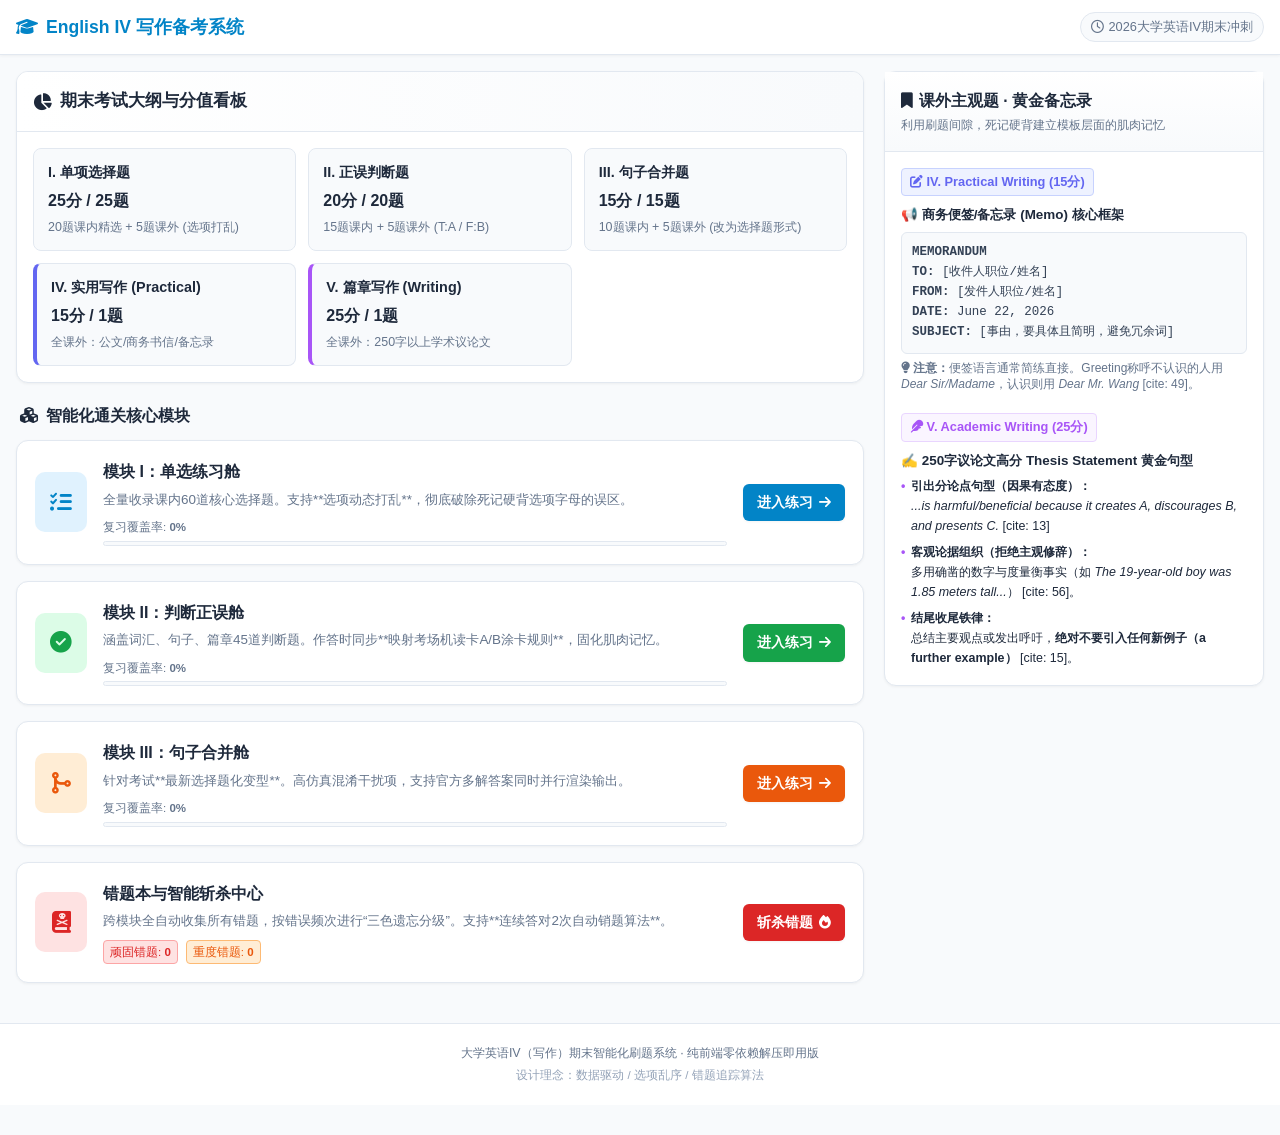
<file: scripts/www/index.html>
<!DOCTYPE html>
<html lang="zh-CN">
<head>
    <meta charset="UTF-8">
    <meta name="viewport" content="width=device-width, initial-scale=1.0">
    <title>大学英语IV（写作）期末智能化刷题系统</title>
    <link rel="stylesheet" href="css/style.css">
    <link rel="stylesheet" href="https://cdnjs.cloudflare.com/ajax/libs/font-awesome/6.4.0/css/all.min.css">
</head>
<body>

    <header class="app-header">
        <div class="header-container">
            <div class="logo">
                <i class="fa-solid fa-graduation-cap"></i>
                <span>English IV 写作备考系统</span>
            </div>
            <div class="current-date">
                <i class="fa-regular fa-clock"></i>
                <span id="live-clock">2026大学英语IV期末冲刺</span>
            </div>
        </div>
    </header>

    <main class="main-container">

        <section class="left-panel">

            <div class="dashboard-card overview-card">
                <div class="card-header">
                    <h2><i class="fa-solid fa-chart-pie"></i> 期末考试大纲与分值看板</h2>
                </div>
                <div class="syllabus-grid">
                    <div class="syllabus-item">
                        <span class="type-title">I. 单项选择题</span>
                        <span class="score-tag">25分 / 25题</span>
                        <p class="scope-text">20题课内精选 + 5题课外 (选项打乱)</p>
                    </div>
                    <div class="syllabus-item">
                        <span class="type-title">II. 正误判断题</span>
                        <span class="score-tag">20分 / 20题</span>
                        <p class="scope-text">15题课内 + 5题课外 (T:A / F:B)</p>
                    </div>
                    <div class="syllabus-item">
                        <span class="type-title">III. 句子合并题</span>
                        <span class="score-tag">15分 / 15题</span>
                        <p class="scope-text">10题课内 + 5题课外 (改为选择题形式)</p>
                    </div>
                    <div class="syllabus-item highlight">
                        <span class="type-title">IV. 实用写作 (Practical)</span>
                        <span class="score-tag">15分 / 1题</span>
                        <p class="scope-text">全课外：公文/商务书信/备忘录</p>
                    </div>
                    <div class="syllabus-item highlight">
                        <span class="type-title">V. 篇章写作 (Writing)</span>
                        <span class="score-tag">25分 / 1题</span>
                        <p class="scope-text">全课外：250字以上学术议论文</p>
                    </div>
                </div>
            </div>

            <div class="module-section-title">
                <h3><i class="fa-solid fa-cubes"></i> 智能化通关核心模块</h3>
            </div>

            <div class="modules-grid">
                <div class="module-card">
                    <div class="module-icon icon-blue">
                        <i class="fa-solid fa-list-check"></i>
                    </div>
                    <div class="module-info">
                        <h4>模块 I：单选练习舱</h4>
                        <p>全量收录课内60道核心选择题。支持**选项动态打乱**，彻底破除死记硬背选项字母的误区。</p>
                        <div class="progress-wrapper">
                            <span class="progress-label">复习覆盖率: <strong id="mc-progress-text">0%</strong></span>
                            <div class="progress-bar"><div class="progress-inner bg-blue" id="mc-progress-bar" style="width: 0%"></div></div>
                        </div>
                    </div>
                    <a href="modules/multiple-choice.html" class="enter-btn btn-blue">进入练习 <i class="fa-solid fa-arrow-right"></i></a>
                </div>

                <div class="module-card">
                    <div class="module-icon icon-green">
                        <i class="fa-solid fa-circle-check"></i>
                    </div>
                    <div class="module-info">
                        <h4>模块 II：判断正误舱</h4>
                        <p>涵盖词汇、句子、篇章45道判断题。作答时同步**映射考场机读卡A/B涂卡规则**，固化肌肉记忆。</p>
                        <div class="progress-wrapper">
                            <span class="progress-label">复习覆盖率: <strong id="tf-progress-text">0%</strong></span>
                            <div class="progress-bar"><div class="progress-inner bg-green" id="tf-progress-bar" style="width: 0%"></div></div>
                        </div>
                    </div>
                    <a href="modules/true-false.html" class="enter-btn btn-green">进入练习 <i class="fa-solid fa-arrow-right"></i></a>
                </div>

                <div class="module-card">
                    <div class="module-icon icon-orange">
                        <i class="fa-solid fa-code-merge"></i>
                    </div>
                    <div class="module-info">
                        <h4>模块 III：句子合并舱</h4>
                        <p>针对考试**最新选择题化变型**。高仿真混淆干扰项，支持官方多解答案同时并行渲染输出。</p>
                        <div class="progress-wrapper">
                            <span class="progress-label">复习覆盖率: <strong id="sc-progress-text">0%</strong></span>
                            <div class="progress-bar"><div class="progress-inner bg-orange" id="sc-progress-bar" style="width: 0%"></div></div>
                        </div>
                    </div>
                    <a href="modules/sentence-combine.html" class="enter-btn btn-orange">进入练习 <i class="fa-solid fa-arrow-right"></i></a>
                </div>

                <div class="module-card mistake-card">
                    <div class="module-icon icon-red">
                        <i class="fa-solid fa-book-skull"></i>
                    </div>
                    <div class="module-info">
                        <h4>错题本与智能斩杀中心</h4>
                        <p>跨模块全自动收集所有错题，按错误频次进行“三色遗忘分级”。支持**连续答对2次自动销题算法**。</p>
                        <div class="mistake-badge-container">
                            <span class="mistake-tag tag-red">顽固错题: <strong id="stubborn-count">0</strong></span>
                            <span class="mistake-tag tag-orange">重度错题: <strong id="severe-count">0</strong></span>
                        </div>
                    </div>
                    <a href="modules/mistake-collection.html" class="enter-btn btn-red">斩杀错题 <i class="fa-solid fa-fire"></i></a>
                </div>
            </div>

        </section>

        <aside class="right-panel">
            <div class="memo-card">
                <div class="memo-header">
                    <h3><i class="fa-solid fa-bookmark"></i> 课外主观题 · 黄金备忘录</h3>
                    <p>利用刷题间隙，死记硬背建立模板层面的肌肉记忆</p>
                </div>

                <div class="memo-content">
                    <div class="memo-block">
                        <h4 class="memo-title-tag tag-practical"><i class="fa-solid fa-pen-to-square"></i> IV. Practical Writing (15分)</h4>
                        <div class="memo-item-box">
                            <h5>📢 商务便签/备忘录 (Memo) 核心框架</h5>
                            <div class="code-like-box">
                                <strong>MEMORANDUM</strong><br>
                                <strong>TO:</strong> [收件人职位/姓名]<br>
                                <strong>FROM:</strong> [发件人职位/姓名]<br>
                                <strong>DATE:</strong> June 22, 2026<br>
                                <strong>SUBJECT:</strong> [事由，要具体且简明，避免冗余词]
                            </div>
                            <p class="memo-tip"><i class="fa-solid fa-lightbulb"></i> <strong>注意：</strong>便签语言通常简练直接。Greeting称呼不认识的人用 <em>Dear Sir/Madame</em>，认识则用 <em>Dear Mr. Wang</em> [cite: 49]。</p>
                        </div>
                    </div>

                    <div class="memo-block">
                        <h4 class="memo-title-tag tag-essay"><i class="fa-solid fa-feather"></i> V. Academic Writing (25分)</h4>
                        <div class="memo-item-box">
                            <h5>✍️ 250字议论文高分 Thesis Statement 黄金句型</h5>
                            <ul>
                                <li><strong>引出分论点句型（因果有态度）：</strong><br><em>...is harmful/beneficial because it creates A, discourages B, and presents C.</em> [cite: 13]</li>
                                <li><strong>客观论据组织（拒绝主观修辞）：</strong><br>多用确凿的数字与度量衡事实（如 <em>The 19-year-old boy was 1.85 meters tall...</em>） [cite: 56]。</li>
                                <li><strong>结尾收尾铁律：</strong><br>总结主要观点或发出呼吁，<strong>绝对不要引入任何新例子（a further example）</strong> [cite: 15]。</li>
                            </ul>
                        </div>
                    </div>
                </div>
            </div>
        </aside>

    </main>

    <footer class="app-footer">
        <p>大学英语IV（写作）期末智能化刷题系统 · 纯前端零依赖解压即用版</p>
        <p class="footer-sub">设计理念：数据驱动 / 选项乱序 / 错题追踪算法</p>
    </footer>

</body>
</html>
</file>
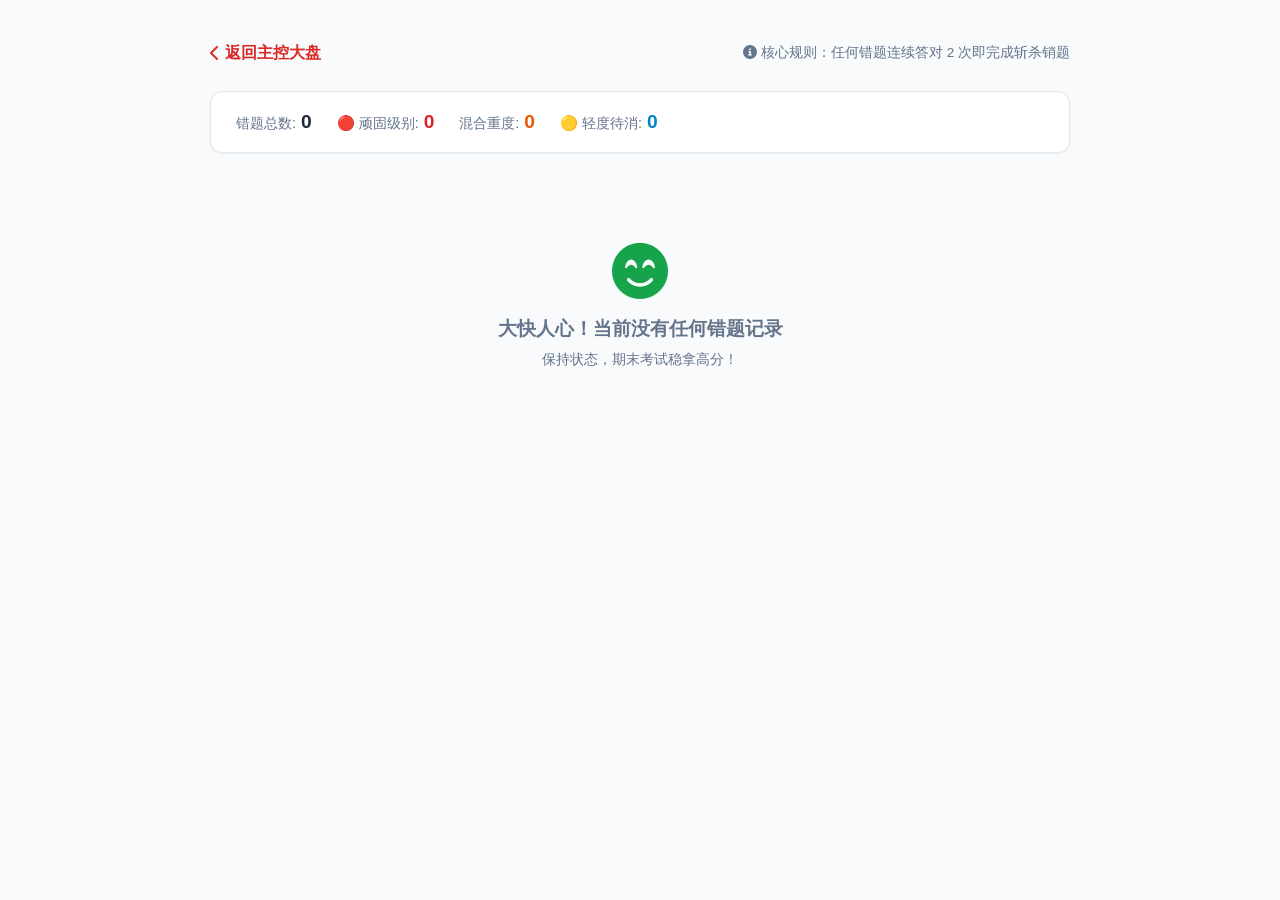
<file: scripts/www/modules/mistake-collection.html>
<!DOCTYPE html>
<html lang="zh-CN">
<head>
    <meta charset="UTF-8">
    <meta name="viewport" content="width=device-width, initial-scale=1.0">
    <title>错题册与智能斩杀中心</title>
    <link rel="stylesheet" href="../css/style.css">
    <link rel="stylesheet" href="https://cdnjs.cloudflare.com/ajax/libs/font-awesome/6.4.0/css/all.min.css">
    <style>
        .mistake-container { max-width: 900px; margin: 40px auto; padding: 0 20px; }
        .back-nav { margin-bottom: 25px; display: flex; justify-content: space-between; align-items: center; }
        .back-link { text-decoration: none; color: var(--color-red); font-weight: 600; display: inline-flex; align-items: center; gap: 5px; }

        .stat-banner { background: #fff; border: 1px solid var(--border-color); padding: 15px 25px; border-radius: var(--radius); display: flex; gap: 25px; margin-bottom: 30px; box-shadow: var(--shadow-sm); }
        .stat-item { font-size: 0.9rem; font-weight: 500; color: var(--text-muted); }
        .stat-item strong { font-size: 1.2rem; color: var(--text-main); margin-left: 5px; }

        .mistake-list { display: flex; flex-direction: column; gap: 25px; }
        .mistake-item-card { background: #fff; border: 1px solid var(--border-color); border-radius: var(--radius); padding: 25px; box-shadow: var(--shadow-sm); position: relative; transition: var(--transition); }

        /* 三色遗忘分级背景状态机 */
        .m-bg-red { background-color: rgba(220, 38, 38, 0.03) !important; border-left: 5px solid var(--color-red) !important; }
        .m-bg-orange { background-color: rgba(234, 88, 12, 0.03) !important; border-left: 5px solid var(--color-orange) !important; }
        .m-bg-yellow { background-color: rgba(2, 132, 199, 0.03) !important; border-left: 5px solid var(--color-blue) !important; }

        .m-meta { display: flex; gap: 15px; font-size: 0.8rem; font-weight: 600; margin-bottom: 12px; }
        .badge { padding: 2px 8px; border-radius: 4px; color: #fff; }
        .badge-mc { background: var(--color-blue); }
        .badge-tf { background: var(--color-green); }
        .badge-sc { background: var(--color-orange); }
        .badge-count { background: #64748b; }
        .badge-streak { background: #14b8a6; }

        .m-title { font-size: 1.15rem; font-weight: 700; color: var(--text-main); margin-bottom: 15px; line-height: 1.5; }

        /* 选项布局 */
        .m-options-box { display: flex; flex-direction: column; gap: 10px; margin-bottom: 15px; }
        .m-opt-btn { background: #fff; border: 1px solid var(--border-color); padding: 12px 18px; border-radius: 6px; cursor: pointer; text-align: left; font-size: 0.92rem; font-weight: 500; transition: var(--transition); display: flex; justify-content: space-between; align-items: center; }
        .m-opt-btn:hover { background: #f8fafc; border-color: #cbd5e1; }

        /* 判断题双键 */
        .m-tf-box { display: flex; gap: 15px; margin-bottom: 15px; }
        .m-tf-btn { flex: 1; padding: 12px; border: 1px solid var(--border-color); border-radius: 6px; font-weight: 700; cursor: pointer; background: #fff; transition: var(--transition); }
        .m-tf-btn-t:hover { background: var(--color-green-light); border-color: var(--color-green); color: var(--color-green); }
        .m-tf-btn-f:hover { background: var(--color-red-light); border-color: var(--color-red); color: var(--color-red); }

        /* 句子合并 Anki 卡片交互区 */
        .m-sc-背诵区 { display: flex; flex-direction: column; align-items: center; width: 100%; gap: 15px; margin-bottom: 15px; }
        .m-sc-看答案按钮 { width: 100%; padding: 12px; background: #fff; border: 1px dashed var(--color-orange); color: var(--color-orange); border-radius: 6px; font-weight: 700; cursor: pointer; transition: var(--transition); text-align: center; }
        .m-sc-看答案按钮:hover { background: var(--color-orange-light); }
        .m-sc-自评组 { display: none; grid-template-columns: 1fr 1fr; gap: 15px; width: 100%; }
        .m-sc-评键 { padding: 12px; border: none; border-radius: 6px; font-weight: 700; cursor: pointer; color: #fff; text-align: center; display: inline-flex; align-items: center; justify-content: center; gap: 6px; transition: var(--transition); }
        .m-sc-键错 { background: var(--color-red); }
        .m-sc-键错:hover { background: #b91c1c; }
        .m-sc-键对 { background: var(--color-green); }
        .m-sc-键对:hover { background: #15803d; }

        /* 作答状态变色 */
        .m-btn-correct { background-color: var(--color-green) !important; color: #fff !important; border-color: var(--color-green) !important; }
        .m-btn-wrong { background-color: var(--color-red) !important; color: #fff !important; border-color: var(--color-red) !important; }
        .m-btn-disabled { pointer-events: none; opacity: 0.5; }
        .m-sc-评键.active-choice { opacity: 1 !important; transform: scale(0.98); box-shadow: inset 0 2px 4px rgba(0,0,0,0.15); }

        /* 句子合并待合并区域 */
        .m-raw-zone { background: rgba(0,0,0,0.02); border: 1px solid var(--border-color); padding: 12px 18px; border-radius: 6px; margin-bottom: 15px; font-family: monospace; font-size: 0.95rem; font-weight: bold; }

        /* 右上角强制移除按钮 */
        .kill-right-now-btn { position: absolute; top: 20px; right: 20px; background: transparent; border: none; color: var(--text-muted); cursor: pointer; font-size: 1.1rem; transition: var(--transition); }
        .kill-right-now-btn:hover { color: var(--color-red); transform: scale(1.1); }

        /* 统一的解析盒子 */
        .m-panel-box { margin-top: 15px; padding: 15px; border-radius: 6px; background: #fff; border: 1px solid var(--border-color); display: none; line-height: 1.5; font-size: 0.9rem; }
        .m-panel-hook { margin-top: 10px; font-size: 0.85rem; font-weight: 700; color: var(--color-orange); background: var(--color-orange-light); padding: 6px 12px; border-radius: 4px; border: 1px dashed #fdba74; }

        .empty-ghost-state { text-align: center; padding: 60px 20px; color: var(--text-muted); }
        .empty-ghost-state i { font-size: 3.5rem; margin-bottom: 15px; color: #cbd5e1; }
    </style>
</head>
<body>

    <div class="mistake-container">
        <div class="back-nav">
            <a href="../index.html" class="back-link"><i class="fa-solid fa-chevron-left"></i> 返回主控大盘</a>
            <span style="font-size: 0.85rem; color: var(--text-muted);"><i class="fa-solid fa-circle-info"></i> 核心规则：任何错题连续答对 2 次即完成斩杀销题</span>
        </div>

        <div class="stat-banner">
            <div class="stat-item">错题总数:<strong id="total-cnt" style="color:var(--text-main);">0</strong></div>
            <div class="stat-item">🔴 顽固级别:<strong id="stubborn-cnt" style="color:var(--color-red);">0</strong></div>
            <div class="stat-item">混合重度:<strong id="severe-cnt" style="color:var(--color-orange);">0</strong></div>
            <div class="stat-item">🟡 轻度待消:<strong id="light-cnt" style="color:var(--color-blue);">0</strong></div>
        </div>

        <div class="mistake-list" id="mistake-list-container"></div>
    </div>

    <script src="../js/question-bank.js"></script>
    <script src="../js/storage.js"></script>
    <script>
        document.addEventListener('DOMContentLoaded', initMistakeCenter);

        function initMistakeCenter() {
            renderStatistics();
            renderMistakeCards();
        }

        function renderStatistics() {
            const stats = StorageEngine.getMistakeStatistics();
            document.getElementById('total-cnt').textContent = stats.total;
            document.getElementById('stubborn-cnt').textContent = stats.stubborn;
            document.getElementById('severe-cnt').textContent = stats.severe;
            document.getElementById('light-cnt').textContent = stats.light;
        }

        function renderMistakeCards() {
            const container = document.getElementById('mistake-list-container');
            const mistakes = StorageEngine.getMistakes();

            if (mistakes.length === 0) {
                container.innerHTML = `
                    <div class="empty-ghost-state">
                        <i class="fa-solid fa-face-smile-beam" style="color:var(--color-green);"></i>
                        <h3>大快人心！当前没有任何错题记录</h3>
                        <p style="font-size:0.85rem; margin-top:5px;">保持状态，期末考试稳拿高分！</p>
                    </div>`;
                return;
            }

            container.innerHTML = '';

            mistakes.forEach(m => {
                const card = document.createElement('div');
                let bgClass = 'm-bg-yellow';
                if (m.wrongCount >= 3) bgClass = 'm-bg-red';
                else if (m.wrongCount === 2) bgClass = 'm-bg-orange';

                card.className = `mistake-item-card ${bgClass}`;

                let typeName = '', typeClass = '';
                if (m.module === 'mc') { typeName = '单选题'; typeClass = 'badge-mc'; }
                else if (m.module === 'tf') { typeName = '判断题'; typeClass = 'badge-tf'; }
                else if (m.module === 'sc') { typeName = '句子合并'; typeClass = 'badge-sc'; }

                card.innerHTML = `
                    <button class="kill-right-now-btn" title="手动一键永久斩杀移除" onclick="forceKill('${m.module}', ${m.id})">
                        <i class="fa-solid fa-skull-crossbones"></i>
                    </button>
                    <div class="m-meta">
                        <span class="badge ${typeClass}">${typeName}</span>
                        <span class="badge badge-count">反复错: ${m.wrongCount}次</span>
                        <span class="badge badge-streak" id="streak-${m.module}-${m.id}">当前连对: ${m.streak}/2</span>
                    </div>
                    <div class="m-title">${m.module === 'tf' ? m.questionData.question : (m.module === 'mc' ? m.questionData.question : '请合并以下句群')}</div>

                    <div class="interactive-zone"></div>

                    <div class="m-panel-box">
                        <div class="m-panel-trans"></div>
                        <div class="m-panel-opts-trans" style="margin-top:8px; padding-top:8px; border-top:1px dashed var(--border-color); display:none;"></div>
                        <div class="m-panel-hook"></div>
                    </div>
                `;

                const interactiveZone = card.querySelector('.interactive-zone');
                const panelBox = card.querySelector('.m-panel-box');
                const panelTrans = card.querySelector('.m-panel-trans');
                const panelOptsTrans = card.querySelector('.m-panel-opts-trans');
                const panelHook = card.querySelector('.m-panel-hook');

                // =========================================================
                // 题型策略渲染状态机
                // =========================================================
                if (m.module === 'mc') {
                    // --- 单选题：作答前锁死纯英文选项 ---
                    const optionsBox = document.createElement('div');
                    optionsBox.className = 'm-options-box';

                    let shuffled = [...m.questionData.options].sort(() => Math.random() - 0.5);
                    shuffled.forEach(opt => {
                        const optBtn = document.createElement('button');
                        optBtn.className = 'm-opt-btn';
                        optBtn.innerHTML = `<span>${opt.text}</span> <i class="fa-regular fa-circle"></i>`;

                        optBtn.onclick = () => {
                            lockAndFeedbackMC(m, opt, optBtn, optionsBox, panelBox, panelTrans, panelOptsTrans, panelHook);
                        };
                        optionsBox.appendChild(optBtn);
                    });
                    interactiveZone.appendChild(optionsBox);

                } else if (m.module === 'tf') {
                    // --- 判断题：纯快刷双键 ---
                    const tfBox = document.createElement('div');
                    tfBox.className = 'm-tf-box';
                    tfBox.innerHTML = `
                        <button class="m-tf-btn m-tf-btn-t">TRUE (正确)</button>
                        <button class="m-tf-btn m-tf-btn-f">FALSE (错误)</button>
                    `;
                    const btnT = tfBox.querySelector('.m-tf-btn-t');
                    const btnF = tfBox.querySelector('.m-tf-btn-f');

                    btnT.onclick = () => lockAndFeedbackTF(m, true, btnT, btnF, panelBox, panelTrans, panelHook);
                    btnF.onclick = () => lockAndFeedbackTF(m, false, btnT, btnF, panelBox, panelTrans, panelHook);

                    interactiveZone.appendChild(tfBox);

                } else if (m.module === 'sc') {
                    // --- 句子合并题：升级为与主舱完全同步的 Anki 卡片背诵流 ---
                    const rawZone = document.createElement('div');
                    rawZone.className = 'm-raw-zone';
                    m.questionData.raw_sentences.forEach(s => {
                        rawZone.innerHTML += `<div>• ${s}</div>`;
                    });
                    interactiveZone.appendChild(rawZone);

                    const sc背诵区 = document.createElement('div');
                    sc背诵区.className = 'm-sc-背诵区';
                    sc背诵区.innerHTML = `
                        <button class="m-sc-看答案按钮"><i class="fa-regular fa-eye"></i> 脑海中合并后，点击对比标准答案</button>
                        <div class="m-sc-自评组">
                            <button class="m-sc-评键 m-sc-键错"><i class="fa-solid fa-circle-xmark"></i> 不记得/构思错</button>
                            <button class="m-sc-评键 m-sc-键对"><i class="fa-solid fa-circle-check"></i> 我记得/构思对</button>
                        </div>
                    `;

                    const btnView = sc背诵区.querySelector('.m-sc-看答案按钮');
                    const evalGroup = sc背诵区.querySelector('.m-sc-自评组');
                    const btnWrong = sc背诵区.querySelector('.m-sc-键错');
                    const btnRight = sc背诵区.querySelector('.m-sc-键对');

                    btnView.onclick = () => {
                        btnView.style.display = 'none';
                        evalGroup.style.display = 'grid';

                        // 展出标准答案多解与翻译
                        let keysHtml = '';
                        m.questionData.correct_answers.forEach((k, i) => {
                            keysHtml += `<div style="font-family:monospace; font-weight:bold; color:#0f172a; margin-top:4px;">解法 ${i+1}: ${k}</div>`;
                        });
                        panelTrans.innerHTML = `<strong>中文翻译：</strong>${m.questionData.translation}<br><br><strong>官方满分解法：</strong>${keysHtml}`;
                        panelHook.innerHTML = `<i class="fa-solid fa-key"></i> <strong>合并口诀：</strong>${m.questionData.hook}`;
                        panelBox.style.display = 'block';
                    };

                    btnWrong.onclick = () => {
                        freezeAnkiButtons(btnWrong, btnRight);
                        btnWrong.classList.add('active-choice');
                        triggerStreakEngine(m.module, m.id, false); // 判定为错，连对计数清零
                    };

                    btnRight.onclick = () => {
                        freezeAnkiButtons(btnWrong, btnRight);
                        btnRight.classList.add('active-choice');
                        triggerStreakEngine(m.module, m.id, true);  // 判定为对，触发连对斩杀检查
                    };

                    interactiveZone.appendChild(sc背诵区);
                }

                container.appendChild(card);
            });
        }

        // =========================================================
        // 反馈处理器与智能斩杀机制联动
        // =========================================================

        function lockAndFeedbackMC(m, opt, selectedBtn, box, panel, trans, optsTrans, hook) {
            freezeZone(box, 'm-opt-btn');
            const btns = box.querySelectorAll('.m-opt-btn');

            btns.forEach(btn => {
                const pureText = btn.querySelector('span').textContent.trim();
                const orig = m.questionData.options.find(o => o.text === pureText);
                if (orig && orig.isCorrect) {
                    btn.classList.add('m-btn-correct');
                    btn.querySelector('i').className = 'fa-solid fa-circle-check';
                }
            });

            if (!opt.isCorrect) {
                selectedBtn.classList.add('m-btn-wrong');
                selectedBtn.querySelector('i').className = 'fa-solid fa-circle-xmark';
            }

            triggerStreakEngine(m.module, m.id, opt.isCorrect);

            // 选完展现题干全译
            trans.innerHTML = `<strong>题干翻译：</strong>${m.questionData.question_zh}`;

            // 选完展现选项全译
            let optsTranslationHtml = `<strong>选项翻译：</strong><br>`;
            m.questionData.options.forEach(o => {
                optsTranslationHtml += `• ${o.text} ➔ <span style="color:var(--text-muted);">${o.text_zh}</span><br>`;
            });
            optsTrans.innerHTML = optsTranslationHtml;
            optsTrans.style.display = 'block';

            hook.innerHTML = `<i class="fa-solid fa-key"></i> <strong>秒杀技巧：</strong>${m.questionData.hook}`;
            panel.style.display = 'block';
        }

        function lockAndFeedbackTF(m, userSelect, btnT, btnF, panel, trans, hook) {
            btnT.classList.add('m-btn-disabled');
            btnF.classList.add('m-btn-disabled');

            if (m.questionData.isCorrect) {
                btnT.classList.add('m-btn-correct');
                if (!userSelect) btnF.classList.add('m-btn-wrong');
            } else {
                btnF.classList.add('m-btn-correct');
                if (userSelect) btnT.classList.add('m-btn-wrong');
            }

            const isCorrect = (userSelect === m.questionData.isCorrect);
            triggerStreakEngine(m.module, m.id, isCorrect);

            // 选完展现涂卡映射与翻译
            trans.innerHTML = `<strong>考场涂卡映射：</strong><span style="color:var(--color-orange);font-weight:bold;">${m.questionData.card_map}</span><br><br><strong>句意全译：</strong>${m.questionData.question_zh}`;
            hook.innerHTML = `<i class="fa-solid fa-key"></i> <strong>秒杀技巧：</strong>${m.questionData.hook}`;
            panel.style.display = 'block';
        }

        function triggerStreakEngine(moduleType, id, isCorrect) {
            const res = StorageEngine.handleMistakeExercise(moduleType, id, isCorrect);
            const streakNode = document.getElementById(`streak-${moduleType}-${id}`);

            if (res.status === 'killed') {
                if (streakNode) streakNode.textContent = `当前连对: 2/2`;
                alert('【斩杀成功】该题目已连续答对 2 次，自动从错题册中销题抹除！');
                initMistakeCenter(); // 完美重新渲染剩余错题和顶端统计大盘
            } else {
                if (streakNode) {
                    streakNode.textContent = `当前连对: ${res.streak}/2`;
                }
                renderStatistics(); // 仅局部重刷数据大盘计数
            }
        }

        window.forceKill = function(moduleType, id) {
            if (confirm('确定要将该题直接移出历史错题册吗？')) {
                StorageEngine.removeMistake(moduleType, id);
                initMistakeCenter();
            }
        };

        function freezeZone(container, className) {
            container.querySelectorAll(`.${className}`).forEach(b => b.classList.add('m-btn-disabled'));
        }

        function freezeAnkiButtons(b1, b2) {
            b1.classList.add('m-btn-disabled');
            b2.classList.add('m-btn-disabled');
        }
    </script>
</body>
</html>
</file>
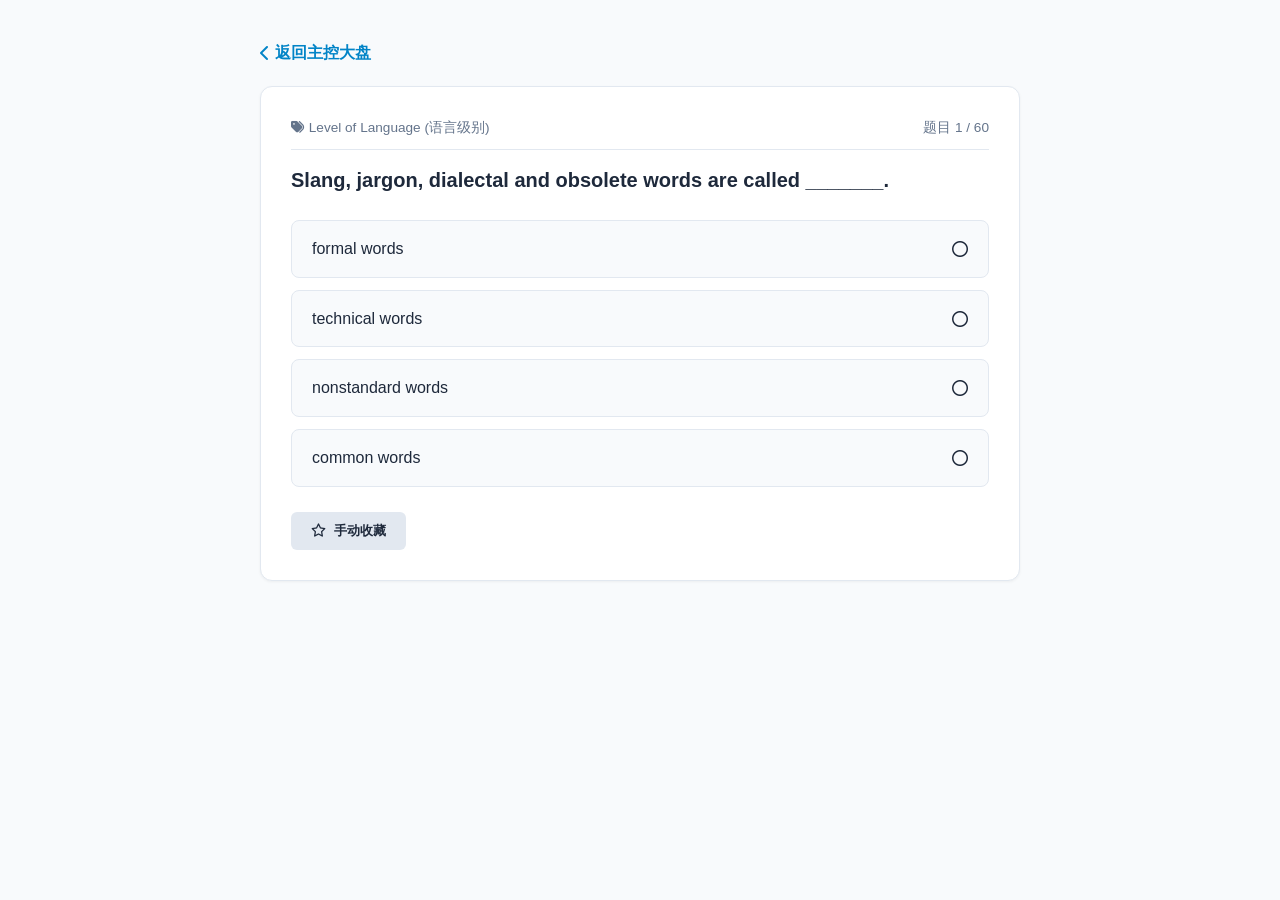
<file: scripts/www/modules/multiple-choice.html>
<!DOCTYPE html>
<html lang="zh-CN">
<head>
    <meta charset="UTF-8">
    <meta name="viewport" content="width=device-width, initial-scale=1.0">
    <title>模块 I：单选练习舱</title>
    <link rel="stylesheet" href="../css/style.css">
    <link rel="stylesheet" href="https://cdnjs.cloudflare.com/ajax/libs/font-awesome/6.4.0/css/all.min.css">
    <style>
        .exercise-container { max-width: 800px; margin: 40px auto; padding: 0 20px; }
        .back-nav { margin-bottom: 20px; }
        .back-link { text-decoration: none; color: var(--color-blue); font-weight: 600; display: inline-flex; align-items: center; gap: 5px; }
        .question-box { background: var(--bg-card); border: 1px solid var(--border-color); border-radius: var(--radius); padding: 30px; box-shadow: var(--shadow-sm); }
        .q-header { display: flex; justify-content: space-between; color: var(--text-muted); font-size: 0.85rem; margin-bottom: 15px; border-bottom: 1px solid var(--border-color); padding-bottom: 10px; }
        .q-text { font-size: 1.25rem; font-weight: 700; color: var(--text-main); margin-bottom: 25px; line-height: 1.5; }
        .options-list { display: flex; flex-direction: column; gap: 12px; }
        .option-item { background: var(--bg-main); border: 1px solid var(--border-color); padding: 15px 20px; border-radius: 8px; cursor: pointer; transition: var(--transition); display: flex; justify-content: space-between; align-items: center; font-weight: 500; }
        .option-item:hover { border-color: #94a3b8; background: #f1f5f9; }

        .option-item.correct { background-color: var(--color-green-light) !important; border-color: var(--color-green) !important; color: var(--color-green) !important; }
        .option-item.wrong { background-color: var(--color-red-light) !important; border-color: var(--color-red) !important; color: var(--color-red) !important; }
        .option-item.disabled { pointer-events: none; }

        .analysis-box { margin-top: 30px; background: #f8fafc; border-left: 4px solid var(--color-blue); padding: 20px; border-radius: 4px; display: none; }
        .analysis-box h5 { color: var(--color-blue); font-size: 0.95rem; margin-bottom: 12px; display: flex; align-items: center; gap: 6px; }
        .analysis-box p { font-size: 0.9rem; color: #334155; margin-bottom: 12px; line-height: 1.5; }
        .analysis-box .hook-text { background: var(--color-orange-light); color: var(--color-orange); padding: 8px 12px; border-radius: 6px; font-weight: 600; font-size: 0.88rem; border: 1px dashed #fdba74; }

        .action-bar { margin-top: 25px; display: flex; justify-content: space-between; }
        .action-btn { padding: 10px 20px; border: none; border-radius: 6px; font-weight: 600; cursor: pointer; display: inline-flex; align-items: center; gap: 8px; transition: var(--transition); background: #e2e8f0; color: var(--text-main); }
        .action-btn:hover { background: #cbd5e1; }
        .btn-next { background: var(--color-blue); color: #fff; }
        .btn-next:hover { background: #0369a1; }
    </style>
</head>
<body>

    <div class="exercise-container">
        <div class="back-nav">
            <a href="../index.html" class="back-link"><i class="fa-solid fa-chevron-left"></i> 返回主控大盘</a>
        </div>

        <div class="question-box">
            <div class="q-header">
                <span id="q-tag"><i class="fa-solid fa-tags"></i> 考点加载中...</span>
                <span id="q-index">题目 0 / 0</span>
            </div>

            <!-- 此时界面只有纯英文，没有任何中文暗示 -->
            <div class="q-text" id="q-text">Loading question...</div>

            <div class="options-list" id="options-container"></div>

            <!-- 选择完毕后才弹出的解析框（含题干翻译与选项翻译） -->
            <div class="analysis-box" id="analysis-container">
                <h5><i class="fa-solid fa-wand-magic-sparkles"></i> 核心考点与全双语翻译</h5>
                <p id="analysis-q-zh"></p>
                <p id="analysis-opts-zh" style="border-top: 1px dashed var(--border-color); padding-top: 10px;"></p>
                <div class="hook-text" id="analysis-hook"></div>
            </div>

            <div class="action-bar">
                <button class="action-btn" id="btn-star"><i class="fa-regular fa-star"></i> 手动收藏</button>
                <button class="action-btn btn-next" id="btn-next" style="visibility: hidden;">下一题 <i class="fa-solid fa-chevron-right"></i></button>
            </div>
        </div>
    </div>

    <script src="../js/question-bank.js"></script>
    <script src="../js/storage.js"></script>
    <script>
        let currentIndex = 0;
        let currentQuestion = null;
        let hasAnswered = false;
        const totalQuestions = multipleChoiceQuestions.length;

        const tagNode = document.getElementById('q-tag');
        const indexNode = document.getElementById('q-index');
        const textNode = document.getElementById('q-text');
        const optionsContainer = document.getElementById('options-container');
        const analysisContainer = document.getElementById('analysis-container');
        const qZhNode = document.getElementById('analysis-q-zh');
        const optsZhNode = document.getElementById('analysis-opts-zh');
        const hookNode = document.getElementById('analysis-hook');
        const btnNext = document.getElementById('btn-next');
        const btnStar = document.getElementById('btn-star');

        function loadQuestion() {
            hasAnswered = false;
            btnNext.style.visibility = 'hidden';
            analysisContainer.style.display = 'none';
            btnStar.className = 'action-btn';
            btnStar.innerHTML = '<i class="fa-regular fa-star"></i> 手动收藏';

            currentQuestion = multipleChoiceQuestions[currentIndex];
            tagNode.innerHTML = `<i class="fa-solid fa-tags"></i> ${currentQuestion.tag}`;
            indexNode.textContent = `题目 ${currentIndex + 1} / ${totalQuestions}`;
            textNode.textContent = currentQuestion.question;

            let shuffledOptions = [...currentQuestion.options];
            for (let i = shuffledOptions.length - 1; i > 0; i--) {
                const j = Math.floor(Math.random() * (i + 1));
                [shuffledOptions[i], shuffledOptions[j]] = [shuffledOptions[j], shuffledOptions[i]];
            }

            optionsContainer.innerHTML = '';
            shuffledOptions.forEach(opt => {
                const optDiv = document.createElement('div');
                optDiv.className = 'option-item';
                // 刷题中只展示纯英文选项
                optDiv.innerHTML = `<span>${opt.text}</span> <i class="fa-regular fa-circle"></i>`;
                optDiv.onclick = () => handleSelect(opt, optDiv);
                optionsContainer.appendChild(optDiv);
            });
        }

        function handleSelect(selectedOpt, selectedDiv) {
            if (hasAnswered) return;
            hasAnswered = true;

            StorageEngine.saveProgress('mc', currentQuestion.id);
            const allOptionDivs = optionsContainer.querySelectorAll('.option-item');

            allOptionDivs.forEach(div => {
                div.classList.add('disabled');
                const optText = div.querySelector('span').textContent.trim();
                const originalOpt = currentQuestion.options.find(o => o.text === optText);

                if (originalOpt && originalOpt.isCorrect) {
                    div.classList.add('correct');
                    div.querySelector('i').className = 'fa-solid fa-circle-check';
                }
            });

            if (!selectedOpt.isCorrect) {
                selectedDiv.classList.add('wrong');
                selectedDiv.querySelector('i').className = 'fa-solid fa-circle-xmark';
                StorageEngine.addMistake('mc', currentQuestion);
            }

            // 选择完毕，在这里将隐藏的“题目翻译”与“所有选项翻译”统一亮出
            qZhNode.innerHTML = `<strong>题干翻译：</strong>${currentQuestion.question_zh}`;

            let optsTranslationHtml = `<strong>选项翻译：</strong><br>`;
            currentQuestion.options.forEach(o => {
                optsTranslationHtml += `• ${o.text} ➔ <span style="color:var(--text-muted);">${o.text_zh}</span><br>`;
            });
            optsZhNode.innerHTML = optsTranslationHtml;

            hookNode.innerHTML = `<i class="fa-solid fa-key"></i> <strong>秒杀逻辑：</strong>${currentQuestion.hook}`;
            analysisContainer.style.display = 'block';
            btnNext.style.visibility = 'visible';
        }

        btnStar.onclick = () => {
            StorageEngine.addMistake('mc', currentQuestion);
            btnStar.className = 'action-btn btn-orange';
            btnStar.innerHTML = '<i class="fa-solid fa-star"></i> 已加入错题册';
        };

        btnNext.onclick = () => {
            currentIndex++;
            if (currentIndex < totalQuestions) {
                loadQuestion();
            } else {
                alert('恭喜你，攻克了课内全部单选题专项练习！');
                window.location.href = '../index.html';
            }
        };

        window.onload = loadQuestion;
    </script>
</body>
</html>
</file>
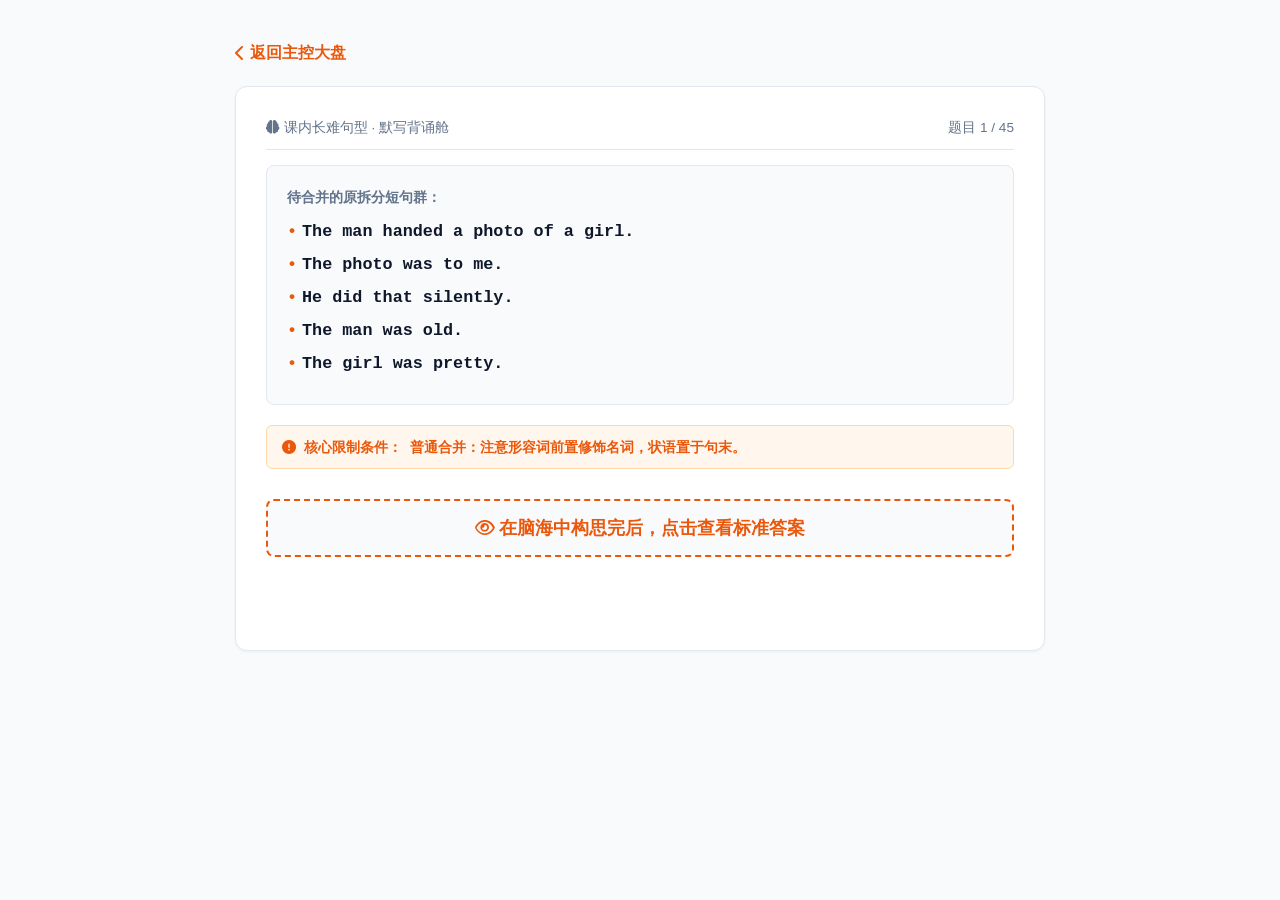
<file: scripts/www/modules/sentence-combine.html>
<!DOCTYPE html>
<html lang="zh-CN">
<head>
    <meta charset="UTF-8">
    <meta name="viewport" content="width=device-width, initial-scale=1.0">
    <title>模块 III : 句子合并舱 (卡片背诵版)</title>
    <link rel="stylesheet" href="../css/style.css">
    <link rel="stylesheet" href="https://cdnjs.cloudflare.com/ajax/libs/font-awesome/6.4.0/css/all.min.css">
    <style>
        .exercise-container { max-width: 850px; margin: 40px auto; padding: 0 20px; }
        .back-nav { margin-bottom: 20px; }
        .back-link { text-decoration: none; color: var(--color-orange); font-weight: 600; display: inline-flex; align-items: center; gap: 5px; }
        .question-box { background: var(--bg-card); border: 1px solid var(--border-color); border-radius: var(--radius); padding: 30px; box-shadow: var(--shadow-sm); }
        .q-header { display: flex; justify-content: space-between; color: var(--text-muted); font-size: 0.85rem; margin-bottom: 15px; border-bottom: 1px solid var(--border-color); padding-bottom: 10px; }

        /* 拆分短句堆叠区 */
        .raw-sentences-zone { background: var(--bg-main); border: 1px solid var(--border-color); padding: 20px; border-radius: 8px; margin-bottom: 20px; }
        .raw-sentences-zone h5 { font-size: 0.9rem; color: var(--text-muted); margin-bottom: 10px; font-weight: 600; }
        .sentence-li { font-family: "Courier New", Courier, monospace; font-size: 1.05rem; font-weight: 700; color: #0f172a; margin-bottom: 6px; padding-left: 15px; position: relative; }
        .sentence-li::before { content: "•"; position: absolute; left: 0; color: var(--color-orange); }

        .hint-alert-tag { background: #fff7ed; color: var(--color-orange); border: 1px solid #fed7aa; padding: 10px 15px; border-radius: 6px; font-size: 0.88rem; font-weight: 700; margin-bottom: 25px; display: flex; align-items: center; gap: 8px; }

        /* 核心改动：大背诵卡片翻面控制区 */
        .card-flip-control-zone { display: flex; flex-direction: column; align-items: center; margin: 30px 0 10px 0; gap: 20px; }
        .view-answer-big-btn { width: 100%; padding: 15px; background: var(--bg-main); border: 2px dashed var(--color-orange); color: var(--color-orange); border-radius: 8px; font-size: 1.1rem; font-weight: 700; cursor: pointer; transition: var(--transition); text-align: center; }
        .view-answer-big-btn:hover { background: var(--color-orange-light); }

        /* 自评反馈双键区 */
        .self-eval-box { display: none; grid-template-columns: 1fr 1fr; gap: 20px; width: 100%; }
        .eval-btn { padding: 15px; border: none; border-radius: 8px; font-size: 1.1rem; font-weight: 700; cursor: pointer; display: inline-flex; align-items: center; justify-content: center; gap: 8px; transition: var(--transition); color: #fff; }
        .btn-remember { background-color: var(--color-green); }
        .btn-remember:hover { background-color: #15803d; }
        .btn-forgot { background-color: var(--color-red); }
        .btn-forgot:hover { background-color: #b91c1c; }

        /* 冻结与高亮状态 */
        .eval-btn.disabled { pointer-events: none; opacity: 0.4; }
        .eval-btn.active-choice { transform: scale(0.98); box-shadow: inset 0 2px 4px rgba(0,0,0,0.2); opacity: 1 !important; }

        /* 隐藏抽屉样式 */
        .analysis-box { margin-top: 30px; background: #f8fafc; border-left: 4px solid var(--color-orange); padding: 20px; border-radius: 4px; display: none; }
        .analysis-box h5 { color: var(--color-orange); font-size: 0.95rem; margin-bottom: 8px; }
        .all-keys-box { background: #fff; border: 1px solid var(--border-color); padding: 12px; border-radius: 6px; font-family: "Courier New", Courier, monospace; font-size: 0.98rem; color: #0f172a; margin-top: 10px; line-height: 1.4; font-weight: bold; }

        .action-bar { display: flex; justify-content: flex-end; margin-top: 25px; }
        .btn-next { padding: 10px 24px; background: var(--color-orange); color: #fff; border: none; border-radius: 6px; font-weight: 600; cursor: pointer; display: inline-flex; align-items: center; gap: 8px; visibility: hidden; }
        .btn-next:hover { background: #c2410c; }
    </style>
</head>
<body>

    <div class="exercise-container">
        <div class="back-nav">
            <a href="../index.html" class="back-link"><i class="fa-solid fa-chevron-left"></i> 返回主控大盘</a>
        </div>

        <div class="question-box">
            <div class="q-header">
                <span><i class="fa-solid fa-brain"></i> 课内长难句型 · 默写背诵舱</span>
                <span id="q-index">题目 0 / 0</span>
            </div>

            <!-- 待合并的短句群 -->
            <div class="raw-sentences-zone">
                <h5>待合并的原拆分短句群：</h5>
                <div id="raw-container"></div>
            </div>

            <!-- 限制条件提示牌 -->
            <div class="hint-alert-tag" id="q-hint"></div>

            <!-- 核心交互区：看答案与记得/不记得自评反馈系统 -->
            <div class="card-flip-control-zone">
                <button class="view-answer-big-btn" id="btn-view-answer"><i class="fa-regular fa-eye"></i> 在脑海中构思完后，点击查看标准答案</button>

                <div class="self-eval-box" id="eval-container">
                    <button class="eval-btn btn-forgot" id="btn-forgot"><i class="fa-solid fa-circle-xmark"></i> 不记得 / 构思错误</button>
                    <button class="eval-btn btn-remember" id="btn-remember"><i class="fa-solid fa-circle-check"></i> 我记得 / 构思正确</button>
                </div>
            </div>

            <!-- 点击看答案后才展开的官方方案 -->
            <div class="analysis-box" id="analysis-container">
                <h5><i class="fa-solid fa-circle-nodes"></i> 官方标准满分多解方案</h5>
                <p style="font-size: 0.9rem; color: var(--text-muted);" id="analysis-zh"></p>
                <div class="all-keys-box" id="all-keys-render"></div>
                <p id="analysis-hook" style="margin-top:12px; font-size:0.88rem; color:#475569; border-top:1px solid var(--border-color); padding-top:10px;"></p>
            </div>

            <div class="action-bar">
                <button class="btn-next" id="btn-next">下一题 <i class="fa-solid fa-chevron-right"></i></button>
            </div>
        </div>
    </div>

    <script src="../js/question-bank.js"></script>
    <script src="../js/storage.js"></script>
    <script>
        let currentIndex = 0;
        let currentQuestion = null;
        let hasEvaluated = false;
        const totalQuestions = sentenceCombiningQuestions.length;

        const indexNode = document.getElementById('q-index');
        const rawContainer = document.getElementById('raw-container');
        const hintNode = document.getElementById('q-hint');
        const btnViewAnswer = document.getElementById('btn-view-answer');
        const evalContainer = document.getElementById('eval-container');
        const btnRemember = document.getElementById('btn-remember');
        const btnForgot = document.getElementById('btn-forgot');
        const analysisContainer = document.getElementById('analysis-container');
        const zhNode = document.getElementById('analysis-zh');
        const keysRender = document.getElementById('all-keys-render');
        const hookNode = document.getElementById('analysis-hook');
        const btnNext = document.getElementById('btn-next');

        function loadQuestion() {
            hasEvaluated = false;
            btnNext.style.visibility = 'hidden';
            analysisContainer.style.display = 'none';
            evalContainer.style.display = 'none';
            btnViewAnswer.style.display = 'block';

            // 恢复评判按钮状态
            btnRemember.className = 'eval-btn btn-remember';
            btnForgot.className = 'eval-btn btn-forgot';

            currentQuestion = sentenceCombiningQuestions[currentIndex];
            indexNode.textContent = `题目 ${currentIndex + 1} / ${totalQuestions}`;
            hintNode.innerHTML = `<i class="fa-solid fa-circle-exclamation"></i> <strong>核心限制条件：</strong>${currentQuestion.hint}`;

            // 渲染原始短句
            rawContainer.innerHTML = '';
            currentQuestion.raw_sentences.forEach(sent => {
                const sDiv = document.createElement('div');
                sDiv.className = 'sentence-li';
                sDiv.textContent = sent;
                rawContainer.appendChild(sDiv);
            });
        }

        // 步骤 1：点击看答案，展开标准 Key 细节和自评选项
        btnViewAnswer.onclick = () => {
            btnViewAnswer.style.display = 'none';
            evalContainer.style.display = 'grid';

            // 渲染标准多解方案和双语翻译
            zhNode.innerHTML = `<strong>合并后中文全译：</strong>${currentQuestion.translation}`;
            let keysHtml = '';
            currentQuestion.correct_answers.forEach((k, idx) => {
                keysHtml += `<div>满分解法 ${idx + 1}: ${k}</div>`;
            });
            keysRender.innerHTML = keysHtml;
            hookNode.innerHTML = `<i class="fa-solid fa-key"></i> <strong>揉碎合并口诀：</strong>${currentQuestion.hook}`;

            analysisContainer.style.display = 'block';
        };

        // 步骤 2：用户自评交互控制逻辑
        function handleSelfEvaluation(remembered) {
            if (hasEvaluated) return;
            hasEvaluated = true;

            // 锁定并记录进度到主盘覆盖率
            StorageEngine.saveProgress('sc', currentQuestion.id);

            btnRemember.classList.add('disabled');
            btnForgot.classList.add('disabled');

            if (remembered) {
                // 如果构思正确，点击记得，卡片高亮绿色通过
                btnRemember.classList.add('active-choice');
            } else {
                // 如果不记得或构思有误，点击不记得，高亮红色，并全自动记入本地错题册！
                btnForgot.classList.add('active-choice');
                StorageEngine.addMistake('sc', currentQuestion);
            }

            btnNext.style.visibility = 'visible';
        }

        btnRemember.onclick = () => handleSelfEvaluation(true);
        btnForgot.onclick = () => handleSelfEvaluation(false);

        btnNext.onclick = () => {
            currentIndex++;
            if (currentIndex < totalQuestions) {
                loadQuestion();
            } else {
                alert('恭喜你！通关了课内全部句子合并默写背诵舱！');
                window.location.href = '../index.html';
            }
        };

        window.onload = loadQuestion;
    </script>
</body>
</html>
</file>
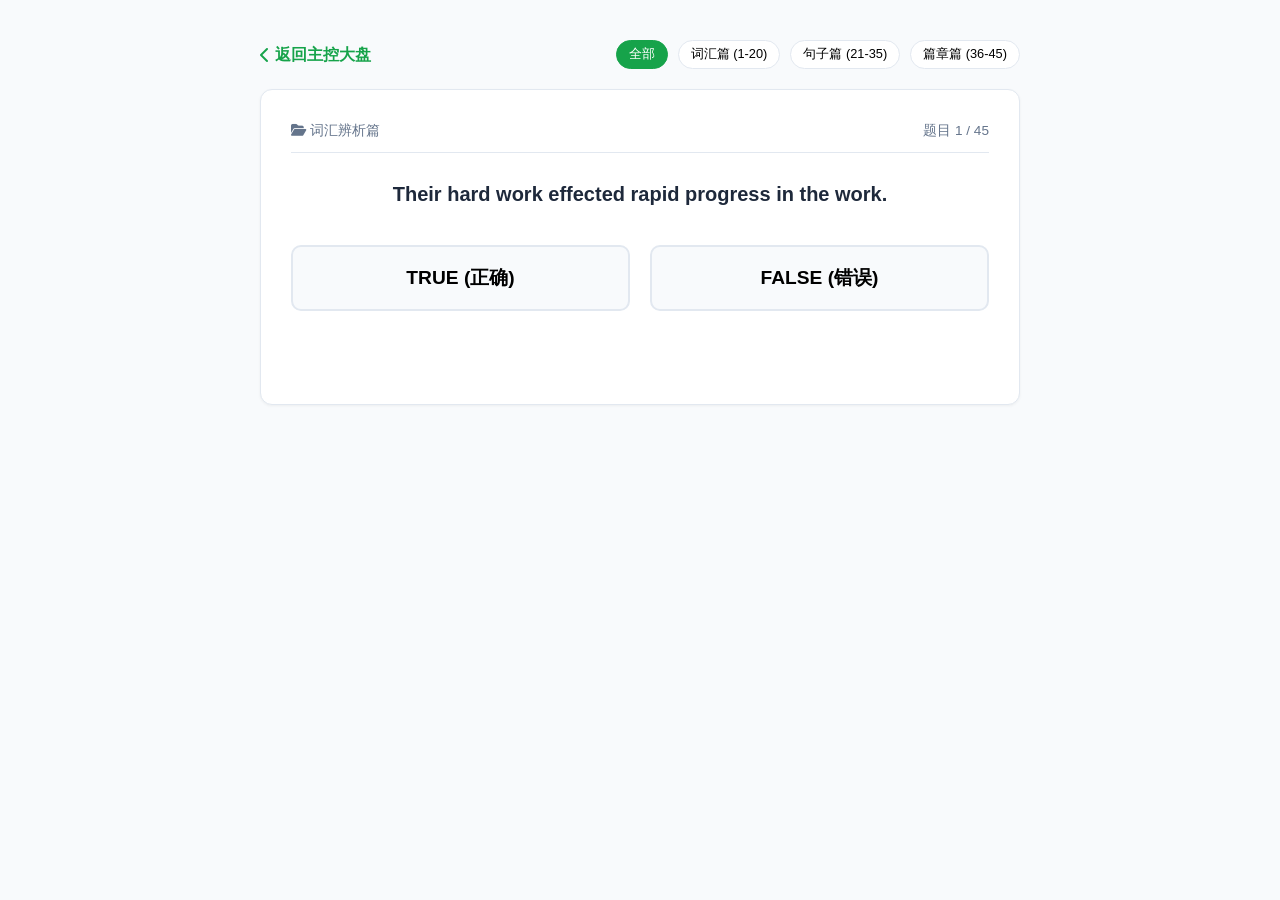
<file: scripts/www/modules/true-false.html>
<!DOCTYPE html>
<html lang="zh-CN">
<head>
    <meta charset="UTF-8">
    <meta name="viewport" content="width=device-width, initial-scale=1.0">
    <title>模块 II：判断正误舱</title>
    <link rel="stylesheet" href="../css/style.css">
    <link rel="stylesheet" href="https://cdnjs.cloudflare.com/ajax/libs/font-awesome/6.4.0/css/all.min.css">
    <style>
        .exercise-container { max-width: 800px; margin: 40px auto; padding: 0 20px; }
        .back-nav { margin-bottom: 20px; display: flex; justify-content: space-between; align-items: center; }
        .back-link { text-decoration: none; color: var(--color-green); font-weight: 600; display: inline-flex; align-items: center; gap: 5px; }

        /* 分类切换器锚点 */
        .category-filter { display: flex; gap: 10px; }
        .filter-btn { padding: 5px 12px; border: 1px solid var(--border-color); background: #fff; border-radius: 20px; font-size: 0.8rem; cursor: pointer; transition: var(--transition); }
        .filter-btn.active { background: var(--color-green); color: #fff; border-color: var(--color-green); }

        .question-box { background: var(--bg-card); border: 1px solid var(--border-color); border-radius: var(--radius); padding: 30px; box-shadow: var(--shadow-sm); }
        .q-header { display: flex; justify-content: space-between; color: var(--text-muted); font-size: 0.85rem; margin-bottom: 15px; border-bottom: 1px solid var(--border-color); padding-bottom: 10px; }
        .q-text { font-size: 1.25rem; font-weight: 700; color: var(--text-main); margin-bottom: 25px; line-height: 1.6; text-align: center; padding: 10px 0; }

        /* 双键快刷大按钮区 */
        .tf-actions { display: grid; grid-template-columns: 1fr 1fr; gap: 20px; margin-bottom: 25px; }
        .tf-btn { padding: 18px; border: 2px solid var(--border-color); border-radius: 10px; font-size: 1.2rem; font-weight: 700; cursor: pointer; transition: var(--transition); background: var(--bg-main); text-align: center; }
        .tf-btn-true:hover { border-color: var(--color-green); color: var(--color-green); background: var(--color-green-light); }
        .tf-btn-false:hover { border-color: var(--color-red); color: var(--color-red); background: var(--color-red-light); }

        .tf-btn.selected-true-correct { background-color: var(--color-green) !important; color: #fff !important; border-color: var(--color-green) !important; }
        .tf-btn.selected-false-correct { background-color: var(--color-green) !important; color: #fff !important; border-color: var(--color-green) !important; }
        .tf-btn.selected-wrong { background-color: var(--color-red) !important; color: #fff !important; border-color: var(--color-red) !important; }
        .tf-btn.disabled { pointer-events: none; opacity: 0.6; }

        /* 考场涂卡映射提示牌（选择后才显现） */
        .card-alert-banner { display: none; background: #fff7ed; border: 1px solid #ffedd5; color: #c2410c; padding: 12px; border-radius: 6px; text-align: center; font-weight: 700; font-size: 1.05rem; margin-bottom: 20px; }

        .analysis-box { margin-top: 20px; background: #f8fafc; border-left: 4px solid var(--color-green); padding: 20px; border-radius: 4px; display: none; }
        .analysis-box h5 { color: var(--color-green); font-size: 0.95rem; margin-bottom: 12px; }

        .action-bar { display: flex; justify-content: flex-end; margin-top: 20px; }
        .btn-next { padding: 10px 24px; background: var(--color-green); color: #fff; border: none; border-radius: 6px; font-weight: 600; cursor: pointer; display: inline-flex; align-items: center; gap: 8px; visibility: hidden; }
        .btn-next:hover { background: #15803d; }
    </style>
</head>
<body>

    <div class="exercise-container">
        <div class="back-nav">
            <a href="../index.html" class="back-link"><i class="fa-solid fa-chevron-left"></i> 返回主控大盘</a>

            <div class="category-filter">
                <button class="filter-btn active" onclick="filterCategory('all', this)">全部</button>
                <button class="filter-btn" onclick="filterCategory('words', this)">词汇篇 (1-20)</button>
                <button class="filter-btn" onclick="filterCategory('sentences', this)">句子篇 (21-35)</button>
                <button class="filter-btn" onclick="filterCategory('paragraphs', this)">篇章篇 (36-45)</button>
            </div>
        </div>

        <div class="question-box">
            <div class="q-header">
                <span id="q-cat"><i class="fa-solid fa-folder-open"></i> 分类加载中...</span>
                <span id="q-index">题目 0 / 0</span>
            </div>

            <div class="q-text" id="q-text">Loading statement...</div>

            <div class="card-alert-banner" id="card-alert"></div>

            <div class="tf-actions">
                <button class="tf-btn tf-btn-true" id="btn-true">TRUE (正确)</button>
                <button class="tf-btn tf-btn-false" id="btn-false">FALSE (错误)</button>
            </div>

            <div class="analysis-box" id="analysis-container">
                <h5><i class="fa-solid fa-comment-medical"></i> 句意全译与考点勘误</h5>
                <p id="analysis-text" style="font-size: 0.92rem; color: #334155; margin-bottom: 12px; line-height: 1.5;"></p>
                <p id="analysis-hook" style="background: #f0fdf4; color: #16a34a; padding: 8px 12px; border-radius: 6px; font-weight: 600; font-size: 0.88rem; border: 1px dashed #bbf7d0;"></p>
            </div>

            <div class="action-bar">
                <button class="btn-next" id="btn-next">下一题 <i class="fa-solid fa-chevron-right"></i></button>
            </div>
        </div>
    </div>

    <script src="../js/question-bank.js"></script>
    <script src="../js/storage.js"></script>
    <script>
        let filteredQuestions = [...trueFalseQuestions];
        let currentIndex = 0;
        let currentQuestion = null;
        let hasAnswered = false;

        const btnTrue = document.getElementById('btn-true');
        const btnFalse = document.getElementById('btn-false');
        const cardAlert = document.getElementById('card-alert');
        const analysisContainer = document.getElementById('analysis-container');
        const analysisText = document.getElementById('analysis-text');
        const analysisHook = document.getElementById('analysis-hook');
        const btnNext = document.getElementById('btn-next');
        const indexNode = document.getElementById('q-index');
        const catNode = document.getElementById('q-cat');
        const textNode = document.getElementById('q-text');

        function filterCategory(cat, btn) {
            document.querySelectorAll('.filter-btn').forEach(b => b.classList.remove('active'));
            btn.classList.add('active');

            if (cat === 'all') {
                filteredQuestions = [...trueFalseQuestions];
            } else {
                filteredQuestions = trueFalseQuestions.filter(q => q.category === cat);
            }
            currentIndex = 0;
            loadQuestion();
        }

        function loadQuestion() {
            hasAnswered = false;
            btnNext.style.visibility = 'hidden';
            analysisContainer.style.display = 'none';
            cardAlert.style.display = 'none';

            btnTrue.className = 'tf-btn tf-btn-true';
            btnFalse.className = 'tf-btn tf-btn-false';

            if (filteredQuestions.length === 0) {
                textNode.textContent = "该分类下暂无题目。";
                return;
            }

            currentQuestion = filteredQuestions[currentIndex];

            let catName = currentQuestion.category === 'words' ? '词汇辨析篇' : (currentQuestion.category === 'sentences' ? '语法句子缺陷篇' : '篇章文体篇');
            catNode.innerHTML = `<i class="fa-solid fa-folder-open"></i> ${catName}`;
            indexNode.textContent = `题目 ${currentIndex + 1} / ${filteredQuestions.length}`;
            textNode.textContent = currentQuestion.question;
        }

        function handleAnswer(userSelectTrue) {
            if (hasAnswered) return;
            hasAnswered = true;

            StorageEngine.saveProgress('tf', currentQuestion.id);
            const isCorrect = (userSelectTrue === currentQuestion.isCorrect);

            btnTrue.classList.add('disabled');
            btnFalse.classList.add('disabled');

            if (currentQuestion.isCorrect) {
                btnTrue.classList.add('selected-true-correct');
                if (!userSelectTrue) btnFalse.classList.add('selected-wrong');
            } else {
                btnFalse.classList.add('selected-false-correct');
                if (userSelectTrue) btnTrue.classList.add('selected-wrong');
            }

            if (!isCorrect) {
                StorageEngine.addMistake('tf', currentQuestion);
            }

            // 选择完成后，才在此处同步将提示大标签、翻译、秒杀逻辑亮出来
            cardAlert.innerHTML = `<i class="fa-solid fa-id-card"></i> <strong>提分记忆点：</strong>${currentQuestion.card_map}`;
            cardAlert.style.display = 'block';

            analysisText.innerHTML = `<strong>中文全译：</strong>${currentQuestion.question_zh}`;
            analysisHook.innerHTML = `<i class="fa-solid fa-key"></i> <strong>秒杀逻辑：</strong>${currentQuestion.hook}`;
            analysisContainer.style.display = 'block';
            btnNext.style.visibility = 'visible';
        }

        btnTrue.onclick = () => handleAnswer(true);
        btnFalse.onclick = () => handleAnswer(false);

        btnNext.onclick = () => {
            currentIndex++;
            if (currentIndex < filteredQuestions.length) {
                loadQuestion();
            } else {
                alert('恭喜你，当前判断题通关成功！');
                window.location.href = '../index.html';
            }
        };

        window.onload = loadQuestion;
    </script>
</body>
</html>
</file>
<file: scripts/www/css/style.css>
/* ==========================================================================
   大学英语IV（写作）期末智能化刷题系统 - 全局移动端自适应核心样式表 (style.css)
   ========================================================================== */

/* --- 1. 基础重置与全局变量 --- */
:root {
    --bg-main: #f8fafc;
    --bg-card: #ffffff;
    --text-main: #1e293b;
    --text-muted: #64748b;
    --border-color: #e2e8f0;

    /* 模块专属主题色 */
    --color-blue: #0284c7;
    --color-blue-light: #e0f2fe;
    --color-green: #16a34a;
    --color-green-light: #dcfce7;
    --color-orange: #ea580c;
    --color-orange-light: #ffedd5;
    --color-red: #dc2626;
    --color-red-light: #fee2e2;

    /* 黄金备忘录专属色 */
    --color-practical: #6366f1;
    --color-essay: #a855f7;

    --shadow-sm: 0 1px 3px rgba(0,0,0,0.05);
    --shadow-md: 0 4px 6px -1px rgba(0,0,0,0.07), 0 2px 4px -1px rgba(0,0,0,0.04);
    --shadow-hover: 0 10px 15px -3px rgba(0,0,0,0.1), 0 4px 6px -2px rgba(0,0,0,0.05);
    --radius: 12px;
    --transition: all 0.2s cubic-bezier(0.4, 0, 0.2, 1);
}

* {
    box-sizing: border-box;
    margin: 0;
    padding: 0;
    /* 消除移动端点击卡片时自带的变色高亮淡蓝色边框 */
    -webkit-tap-highlight-color: transparent;
}

body {
    font-family: -apple-system, BlinkMacSystemFont, "Segoe UI", Roboto, "Helvetica Neue", Arial, sans-serif;
    background-color: var(--bg-main);
    color: var(--text-main);
    line-height: 1.6;
    padding-bottom: 30px;
}

/* --- 2. 全局应用顶部导航 (Header) --- */
.app-header {
    background-color: var(--bg-card);
    border-bottom: 1px solid var(--border-color);
    padding: 12px 0;
    position: sticky;
    top: 0;
    z-index: 100;
    box-shadow: var(--shadow-sm);
}

.header-container {
    max-width: 1400px;
    margin: 0 auto;
    padding: 0 16px;
    display: flex;
    justify-content: space-between;
    align-items: center;
}

.logo {
    display: flex;
    align-items: center;
    gap: 8px;
    font-size: 1.1rem;
    font-weight: 700;
    color: var(--color-blue);
}

.current-date {
    font-size: 0.8rem;
    color: var(--text-muted);
    display: flex;
    align-items: center;
    gap: 4px;
    background: var(--bg-main);
    padding: 4px 10px;
    border-radius: 20px;
    border: 1px solid var(--border-color);
}

/* --- 3. 核心大盘主容器网格布局 --- */
.main-container {
    max-width: 1400px;
    margin: 16px auto;
    padding: 0 16px;
    display: grid;
    grid-template-columns: 1fr 380px;
    gap: 20px;
}

/* --- 4. 考试大纲看板 (Syllabus Dashboard) --- */
.dashboard-card {
    background-color: var(--bg-card);
    border-radius: var(--radius);
    border: 1px solid var(--border-color);
    box-shadow: var(--shadow-sm);
    margin-bottom: 20px;
    overflow: hidden;
}

.card-header {
    padding: 16px;
    border-bottom: 1px solid var(--border-color);
    background: linear-gradient(to right, #ffffff, #f8fafc);
}

.card-header h2 {
    font-size: 1.05rem;
    display: flex;
    align-items: center;
    gap: 8px;
}

.syllabus-grid {
    display: grid;
    grid-template-columns: repeat(auto-fit, minmax(240px, 1fr));
    padding: 16px;
    gap: 12px;
}

.syllabus-item {
    background-color: var(--bg-main);
    border: 1px solid var(--border-color);
    padding: 12px 14px;
    border-radius: 8px;
    display: flex;
    flex-direction: column;
    gap: 4px;
}

.syllabus-item .type-title {
    font-weight: 600;
    font-size: 0.9rem;
}

.syllabus-item .score-tag {
    font-size: 1rem;
    font-weight: 700;
    color: var(--text-main);
}

.syllabus-item .scope-text {
    font-size: 0.78rem;
    color: var(--text-muted);
}

.syllabus-item.highlight { border-left: 4px solid var(--color-practical); }
.syllabus-item.highlight:last-child { border-left-color: var(--color-essay); }

/* --- 5. 核心专项练习卡片 (Modules Grid) --- */
.module-section-title {
    margin-bottom: 12px;
    padding-left: 4px;
}
.module-section-title h3 {
    font-size: 1rem;
    color: var(--text-main);
    display: flex;
    align-items: center;
    gap: 8px;
}

.modules-grid {
    display: grid;
    grid-template-columns: 1fr;
    gap: 16px;
}

.module-card {
    background-color: var(--bg-card);
    border: 1px solid var(--border-color);
    border-radius: var(--radius);
    padding: 18px;
    display: flex;
    align-items: center;
    gap: 16px;
    box-shadow: var(--shadow-sm);
    transition: var(--transition);
}

.module-icon {
    width: 52px;
    height: 60px;
    border-radius: 10px;
    display: flex;
    align-items: center;
    justify-content: center;
    font-size: 1.35rem;
    flex-shrink: 0;
}

.icon-blue { background-color: var(--color-blue-light); color: var(--color-blue); }
.icon-green { background-color: var(--color-green-light); color: var(--color-green); }
.icon-orange { background-color: var(--color-orange-light); color: var(--color-orange); }
.icon-red { background-color: var(--color-red-light); color: var(--color-red); }

.module-info {
    flex-grow: 1;
    display: flex;
    flex-direction: column;
    gap: 4px;
    /* 英文单词防溢出换行机制 */
    word-break: break-word;
    overflow-wrap: break-word;
}

.module-info h4 {
    font-size: 1rem;
    font-weight: 700;
}

.module-info p {
    font-size: 0.84rem;
    color: var(--text-muted);
}

.progress-wrapper {
    margin-top: 4px;
    display: flex;
    flex-direction: column;
    gap: 4px;
}

.progress-label { font-size: 0.72rem; color: var(--text-muted); }
.progress-bar { width: 100%; height: 5px; background-color: var(--bg-main); border-radius: 3px; overflow: hidden; border: 1px solid var(--border-color); }
.progress-inner { height: 100%; width: 0%; border-radius: 3px; transition: width 0.4s ease; }
.bg-blue { background-color: var(--color-blue); }
.bg-green { background-color: var(--color-green); }
.bg-orange { background-color: var(--color-orange); }

.mistake-badge-container { display: flex; gap: 8px; margin-top: 4px; flex-wrap: wrap; }
.mistake-tag { font-size: 0.72rem; padding: 2px 6px; border-radius: 4px; font-weight: 500; }
.tag-red { background-color: var(--color-red-light); color: var(--color-red); border: 1px solid #fca5a5; }
.tag-orange { background-color: var(--color-orange-light); color: var(--color-orange); border: 1px solid #fdba74; }

/* 门户进入按钮 */
.enter-btn {
    padding: 8px 14px;
    border-radius: 6px;
    font-size: 0.85rem;
    font-weight: 600;
    text-decoration: none;
    display: inline-flex;
    align-items: center;
    gap: 6px;
    transition: var(--transition);
    box-shadow: var(--shadow-sm);
    flex-shrink: 0;
}

.btn-blue { background-color: var(--color-blue); color: #fff; }
.btn-green { background-color: var(--color-green); color: #fff; }
.btn-orange { background-color: var(--color-orange); color: #fff; }
.btn-red { background-color: var(--color-red); color: #fff; }

/* --- 6. 右侧常驻主观题黄金备忘录 (Aside Panels) --- */
.memo-card {
    background-color: var(--bg-card);
    border: 1px solid var(--border-color);
    border-radius: var(--radius);
    box-shadow: var(--shadow-sm);
}

.memo-header {
    padding: 16px;
    border-bottom: 1px solid var(--border-color);
    background: linear-gradient(to bottom, #ffffff, #f8fafc);
}

.memo-header h3 { font-size: 0.98rem; display: flex; align-items: center; gap: 6px; }
.memo-header p { font-size: 0.75rem; color: var(--text-muted); margin-top: 2px; }
.memo-content { padding: 16px; display: flex; flex-direction: column; gap: 20px; }
.memo-block { display: flex; flex-direction: column; gap: 8px; }
.memo-title-tag { font-size: 0.8rem; font-weight: 700; padding: 3px 8px; border-radius: 4px; align-self: flex-start; }
.tag-practical { background-color: #eef2ff; color: var(--color-practical); border: 1px solid #c7d2fe; }
.tag-essay { background-color: #faf5ff; color: var(--color-essay); border: 1px solid #e9d5ff; }
.memo-item-box { display: flex; flex-direction: column; gap: 6px; }
.memo-item-box h5 { font-size: 0.84rem; font-weight: 600; color: var(--text-main); }
.code-like-box { background-color: var(--bg-main); border: 1px solid var(--border-color); padding: 10px; border-radius: 6px; font-family: "Courier New", Courier, monospace; font-size: 0.78rem; color: #334155; overflow-x: auto; }
.memo-tip { font-size: 0.75rem; color: var(--text-muted); line-height: 1.4; }
.memo-item-box ul { list-style-type: none; display: flex; flex-direction: column; gap: 6px; }
.memo-item-box li { font-size: 0.78rem; position: relative; padding-left: 10px; }
.memo-item-box li::before { content: "•"; color: var(--color-essay); font-weight: bold; position: absolute; left: 0; }

.app-footer { text-align: center; padding: 20px; color: var(--text-muted); font-size: 0.78rem; border-top: 1px solid var(--border-color); background-color: var(--bg-card); margin-top: 40px; display: flex; flex-direction: column; gap: 2px; }
.footer-sub { font-size: 0.72rem; color: #94a3b8; }


/* ==========================================================================
   🚨 核心移动端响应式断点媒体查询 (Mobile Responsive Engine)
   ========================================================================== */

/* 当屏幕小于 1024px（包括 iPad、各类折叠屏和标准手机手机端） */
@media (max-width: 1024px) {
    .main-container {
        grid-template-columns: 1fr; /* 强行降级为左右单列流，防止 aside 压扁 */
        margin: 10px auto;
        padding: 0 10px;
        gap: 16px;
    }
    .memo-card {
        position: static; /* 解除桌面端的吸顶定位，让备忘录顺畅排在最下方 */
    }
}

/* 当屏幕小于 640px（针对标准手机窄屏的终极触控细节微调） */
@media (max-width: 640px) {
    body {
        padding-bottom: 20px;
    }
    .header-container {
        padding: 0 12px;
    }
    .logo span {
        font-size: 0.95rem; /* 减小标题防止换行错位 */
    }
    .current-date {
        font-size: 0.72rem;
        padding: 3px 8px;
    }
    .syllabus-grid {
        grid-template-columns: 1fr; /* 大纲网格也降为单列铺满 */
        padding: 12px;
        gap: 8px;
    }

    /* 核心触控优化：让首页的卡片由横向变纵向包裹 */
    .module-card {
        flex-direction: column;
        align-items: stretch; /* 按钮和图标横向充满 */
        padding: 14px;
        gap: 12px;
    }
    .module-icon {
        width: 100%; /* 图标变通栏横条 */
        height: 36px;
        font-size: 1.1rem;
    }
    .enter-btn {
        width: 100%; /* 进入练习按钮在手机端变成超好按的‘满幅大按钮’ */
        justify-content: center;
        padding: 12px; /* 增大点击热区 */
        font-size: 0.95rem;
    }

    /* 专项练习舱内部核心长难句优化 */
    .question-box {
        padding: 16px !important; /* 压缩内边距，留给英文句子更多横向空间 */
    }
    .q-text {
        font-size: 1.1rem !important; /* 略微减小字号，防止手机上一个单词断成两行 */
        line-height: 1.4;
        word-break: break-word;
    }

    /* 扩大单选、合并题选项的‘黄金触控区’，极度舒服 */
    .option-item, .m-opt-btn {
        padding: 16px 14px !important;
        font-size: 0.92rem !important;
        line-height: 1.4;
    }

    /* 判断题在手机端垂直高度加高，方便大拇指盲按 */
    .tf-actions, .m-tf-box {
        gap: 10px !important;
    }
    .tf-btn, .m-tf-btn {
        padding: 16px 8px !important;
        font-size: 1.05rem !important;
    }

    /* 错题册中心顶部大盘在手机端缩水一行两个展示，防止爆出屏幕 */
    .stat-banner {
        display: grid;
        grid-template-columns: 1fr 1fr;
        padding: 12px !important;
        gap: 10px !important;
    }
    .stat-item {
        font-size: 0.8rem !important;
        border-bottom: 1px solid var(--border-color);
        padding-bottom: 4px;
    }

    /* 错题册卡片内边距手机端极致压缩 */
    .mistake-item-card {
        padding: 14px !important;
    }
    .m-title {
        font-size: 1.02rem !important;
    }
    /* 句子合并自评按钮触控高度优化 */
    .self-eval-box, .m-sc-自评组 {
        grid-template-columns: 1fr; /* 手机端记得/不记得上下堆叠，按钮极大，极好按 */
        gap: 10px !important;
    }
    .eval-btn, .m-sc-评键 {
        padding: 14px !important;
        font-size: 1rem !important;
    }

    /* 移除手机端绝对定位的交叉小骷髅，移入正常流防重叠 */
    .kill-right-now-btn {
        top: 14px !important;
        right: 14px !important;
    }
}
</file>
